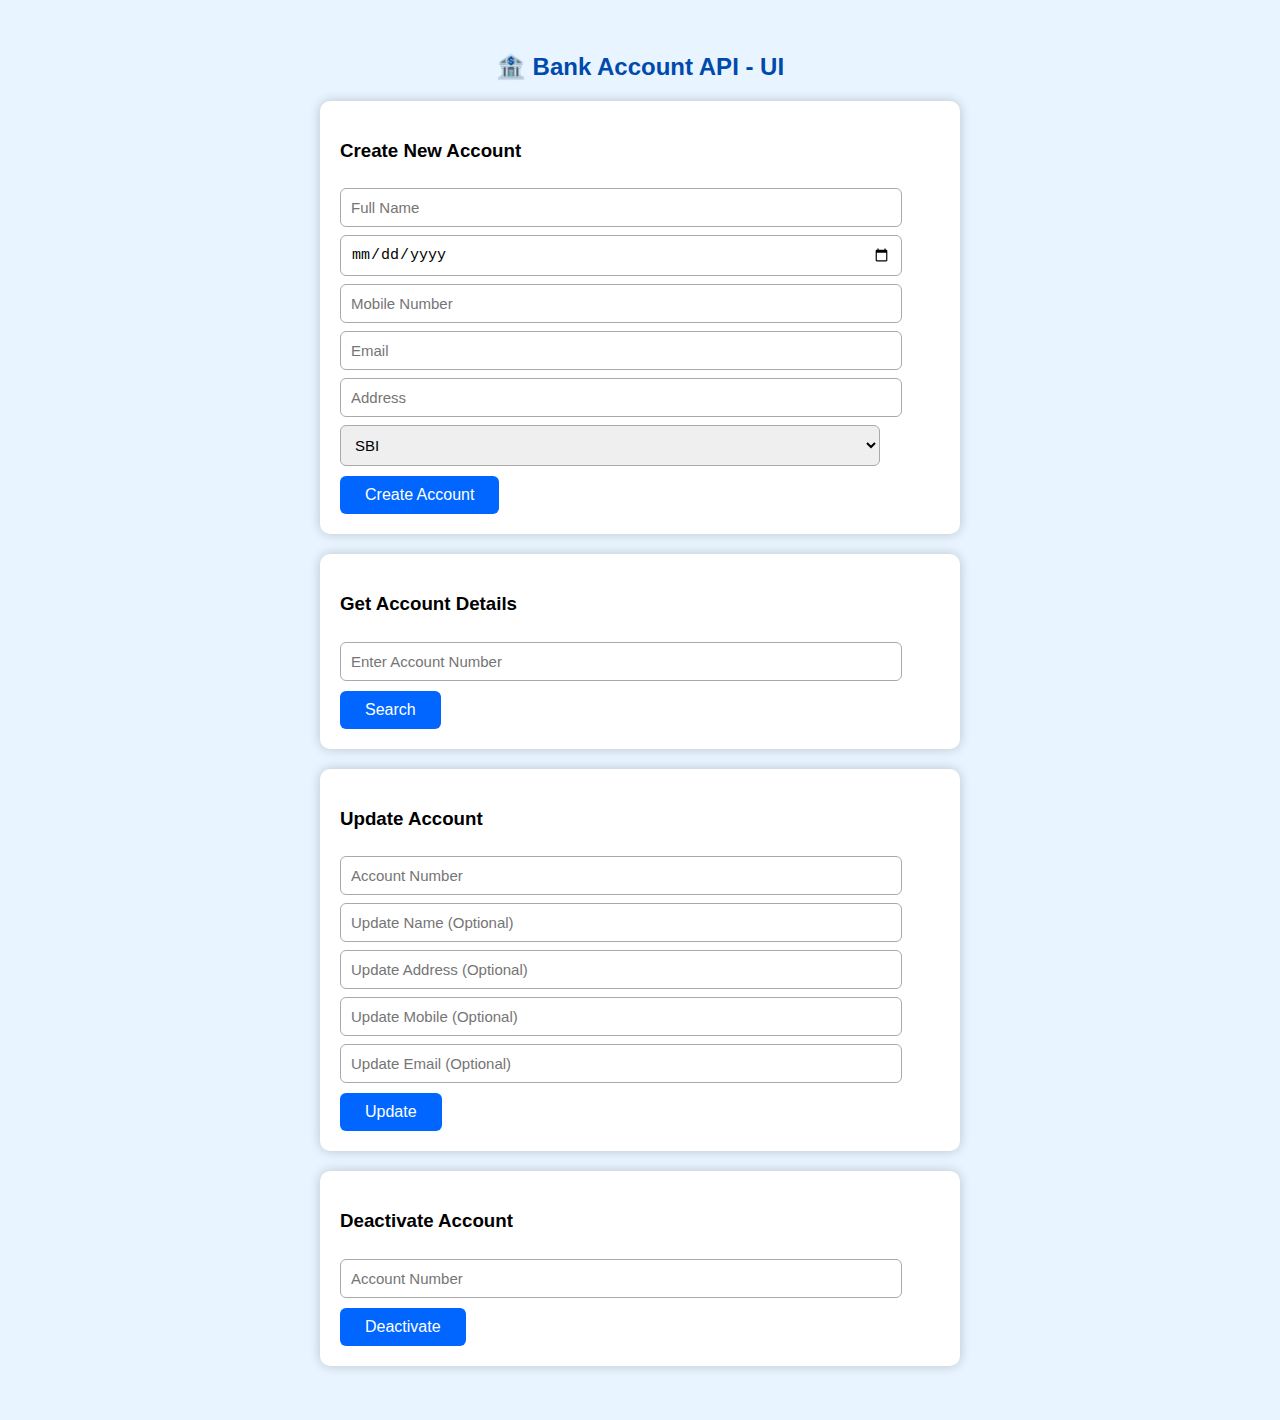
<file: index.html>
<!DOCTYPE html>
<html>
<head>
<title>Bank Account API - UI</title>
 
<style>
    body { font-family: Arial; background:#e8f4ff; padding:25px; text-align:center; }
    h2 { color:#004aad; }
 
    .box{
        background:white; width:600px; margin:20px auto; padding:20px;
        border-radius:10px; box-shadow:0 0 12px rgba(0,0,0,0.2); text-align:left;
    }
 
    input,select {
        width:90%; padding:10px; margin-top:8px; border-radius:6px;
        font-size:15px; border:1px solid #aaa;
    }
    button{
        padding:10px 25px; background:#0066ff; color:white;
        border:none; border-radius:6px; margin-top:10px; cursor:pointer;font-size:16px;
    }
    button:hover{ background:#0050c9; }
    .success{ background:#e5ffe9; border-left:6px solid green; padding:15px; margin-top:10px;}
    .error{ background:#ffe5e5; border-left:6px solid red; padding:15px; margin-top:10px;}
    pre{ background:#f2f2f2; padding:10px; border-radius:6px; }
</style>
</head>
 
<body>
 
<h2>🏦 Bank Account API - UI</h2>
 
<script>
    const BASE_URL = "https://your-mulesoft-url/accounts"; // ← Replace here
</script>
 
 
<!-- ============= CREATE ACCOUNT (POST) ================== -->
<div class="box">
<h3>Create New Account</h3>
 
<input id="fn" placeholder="Full Name" />
<input id="dob" type="date" />
<input id="mob" placeholder="Mobile Number" />
<input id="mail" placeholder="Email" />
<input id="add" placeholder="Address" />
 
<select id="bank">
    <option value="SBI">SBI</option>
    <option value="HDFC">HDFC</option>
    <option value="APGVB">APGVB</option>
    <option value="AXIS">AXIS</option>
</select>
 
<button onclick="createAccount()">Create Account</button>
<div id="postResult"></div>
</div>
 
<script>
async function createAccount(){
    const body = {
        FullName: fn.value,
        dateOfBirth: dob.value,
        mobileNumber: mob.value,
        email: mail.value,
        address: add.value
    };
 
    try{
        const res = await fetch(BASE_URL, {
            method:"POST",
            headers:{ "Content-Type":"application/json" },
            body:JSON.stringify(body)
        });
        const result = await res.json();
        postResult.innerHTML = `<div class="success">✔ ${result.message} <br>Account No: <b>${result.accountNumber}</b></div>`;
    } catch(e){
        postResult.innerHTML = `<div class="error">Failed to create account</div>`;
    }
}
</script>
 
 
 
<!-- ============= GET ACCOUNT (GET) ================== -->
<div class="box">
<h3>Get Account Details</h3>
 
<input id="accSearch" placeholder="Enter Account Number" />
<button onclick="getAccount()">Search</button>
<div id="getResult"></div>
 
<script>
async function getAccount(){
    try{
        const res = await fetch(`${BASE_URL}/${accSearch.value}`);
        const result = await res.json();
 
        if(result.message === "Account not found"){
            getResult.innerHTML = `<div class="error">${result.message}</div>`;
            return;
        }
 
        getResult.innerHTML = `<pre>${JSON.stringify(result,null,2)}</pre>`;
    }catch(e){
        getResult.innerHTML = `<div class="error">Unable to fetch details</div>`;
    }
}
</script>
</div>
 
 
 
<!-- ============= UPDATE (PATCH) ================== -->
<div class="box">
<h3>Update Account</h3>
 
<input id="accUpdate" placeholder="Account Number"/>
<input id="upName" placeholder="Update Name (Optional)" />
<input id="upAddr" placeholder="Update Address (Optional)" />
<input id="upMob" placeholder="Update Mobile (Optional)" />
<input id="upMail" placeholder="Update Email (Optional)" />
 
<button onclick="updateAccount()">Update</button>
<div id="patchResult"></div>
 
<script>
async function updateAccount(){
    const body = {
        FullName: upName.value || undefined,
        address: upAddr.value || undefined,
        mobileNumber: upMob.value || undefined,
        email: upMail.value || undefined
    };
 
    try{
        const res = await fetch(`${BASE_URL}/${accUpdate.value}`, {
            method:"PATCH",
            headers:{ "Content-Type":"application/json" },
            body:JSON.stringify(body)
        });
        const result = await res.json();
        patchResult.innerHTML = `<div class="success">${result.message}</div>`;
    } catch(e){
        patchResult.innerHTML = `<div class="error">Update failed</div>`;
    }
}
</script>
</div>
 
 
 
<!-- ============= DELETE (DEACTIVATE) ================== -->
<div class="box">
<h3>Deactivate Account</h3>
 
<input id="accDelete" placeholder="Account Number"/>
<button onclick="deleteAccount()">Deactivate</button>
<div id="deleteResult"></div>
 
<script>
async function deleteAccount(){
    try{
        const res = await fetch(`${BASE_URL}/${accDelete.value}`, { method:"DELETE" });
        const result = await res.json();
 
        if(result.message === "Account not found")
            deleteResult.innerHTML = `<div class="error">${result.message}</div>`;
        else
            deleteResult.innerHTML = `<div class="success">${result.message}</div>`;
    }catch(e){
        deleteResult.innerHTML = `<div class="error">Unable to delete</div>`;
    }
}
</script>
</div>
 
</body>
</html>
</file>
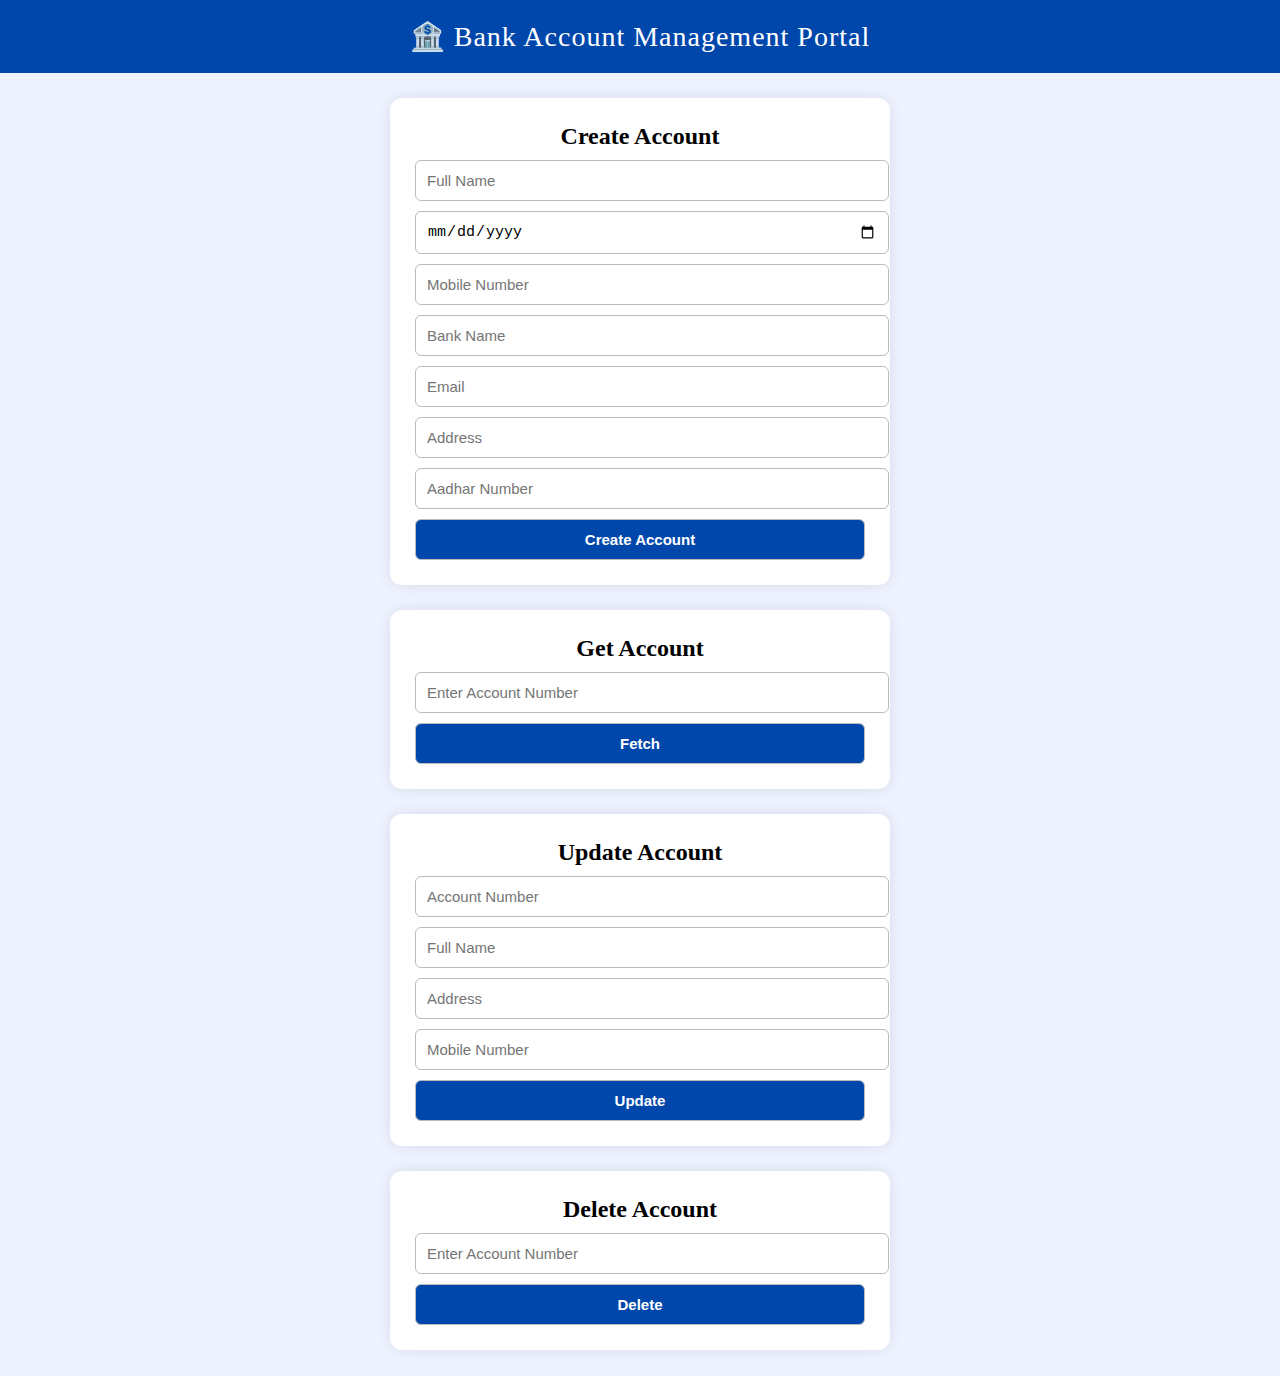
<file: bankportal/public/index.html>
<!DOCTYPE html>
<html>
<head>
  <title>Bank Account Portal</title>
 
  <style>
    body{
      background:#eef3ff;
      font-family:calibri;
      margin:0;
    }
    header{
      background:#0047ab; color:white;
      padding:20px; text-align:center;
      font-size:28px; letter-spacing:1px;
    }
    .box{
      width:450px; background:white;
      margin:25px auto; padding:25px;
      border-radius:12px;
      box-shadow:0 0 15px rgba(0,0,0,.1);
    }
    .box h2{margin:0;text-align:center;}
    input,button,select{
      width:100%;padding:11px;margin-top:10px;
      border-radius:6px;font-size:15px;
      border:1px solid #bbb;
    }
    button{
      background:#0047ab;color:white;font-weight:bold;
      cursor:pointer;
    }
    button:hover{
      background:#002f77;
    }
    .result{
      background:#d9ffda;border-left:5px solid green;
      padding:10px;margin-top:10px;display:none;
    }
  </style>
 
</head>
<body>
 
<header>🏦 Bank Account Management Portal</header>
 
 
<!-- CREATE ACCOUNT -->
<div class="box">
<h2>Create Account</h2>
<input id="cName" placeholder="Full Name">
<input id="cDob" type="date" placeholder="DOB">
<input id="cMobile" placeholder="Mobile Number">
<input id="cBank" placeholder="Bank Name">
<input id="cEmail" placeholder="Email">
<input id="cAddress" placeholder="Address">
<input id="cAdhar" placeholder="Aadhar Number">
 
<button onclick="createAccount()">Create Account</button>
<div id="createResult" class="result"></div>
</div>
 
 
 
<!-- SEARCH ACCOUNT -->
<div class="box">
<h2>Get Account</h2>
<input id="getAcc" placeholder="Enter Account Number">
<button onclick="getAccount()">Fetch</button>
<div id="getResult" class="result"></div>
</div>
 
 
 
<!-- UPDATE ACCOUNT -->
<div class="box">
<h2>Update Account</h2>
<input id="uAcc" placeholder="Account Number">
<input id="uName" placeholder="Full Name">
<input id="uAddr" placeholder="Address">
<input id="uMob" placeholder="Mobile Number">
 
<button onclick="updateAccount()">Update</button>
<div id="updateResult" class="result"></div>
</div>
 
 
 
<!-- DELETE ACCOUNT -->
<div class="box">
<h2>Delete Account</h2>
<input id="dAcc" placeholder="Enter Account Number">
<button onclick="deleteAccount()">Delete</button>
<div id="deleteResult" class="result"></div>
</div>
 
 
 
<script>
const API = "http://localhost:8051/api";  // change if deployed
 
async function createAccount(){
 let body = {
   FullName : cName.value,
   dateOfBirth : cDob.value,
   mobileNumber : cMobile.value,
   bankName : cBank.value,
   email : cEmail.value,
   address : cAddress.value
 };
 let res = await fetch(`${API}/accounts?adharNumber=${cAdhar.value}&bankName=${cBank.value}`,{
   method:"POST",
   headers:{ "Content-Type":"application/json" },
   body: JSON.stringify(body)
 });
 let data = await res.json();
 createResult.style.display="block";
 createResult.innerHTML = JSON.stringify(data,null,2);
}
 
async function getAccount(){
 let id = getAcc.value;
 let res = await fetch(`${API}/accounts/${id}`);
 let data = await res.json();
 getResult.style.display="block";
 getResult.innerHTML = JSON.stringify(data,null,2);
}
 
async function updateAccount(){
 let id = uAcc.value;
 let body = {
   FULLNAME:uName.value,
   ADDRESS:uAddr.value,
   MOBILENUMBER:uMob.value
 };
 let res = await fetch(`${API}/accounts/${id}`,{
   method:"PATCH",
   headers:{ "Content-Type":"application/json" },
   body:JSON.stringify(body)
 });
 let data = await res.json();
 updateResult.style.display="block";
 updateResult.innerHTML = JSON.stringify(data,null,2);
}
 
async function deleteAccount(){
 let id = dAcc.value;
 let res = await fetch(`${API}/accounts/${id}`,{ method:"DELETE" });
 let data = await res.json();
 deleteResult.style.display="block";
 deleteResult.innerHTML = JSON.stringify(data,null,2);
}
</script>
 
</body>
</html>
</file>
